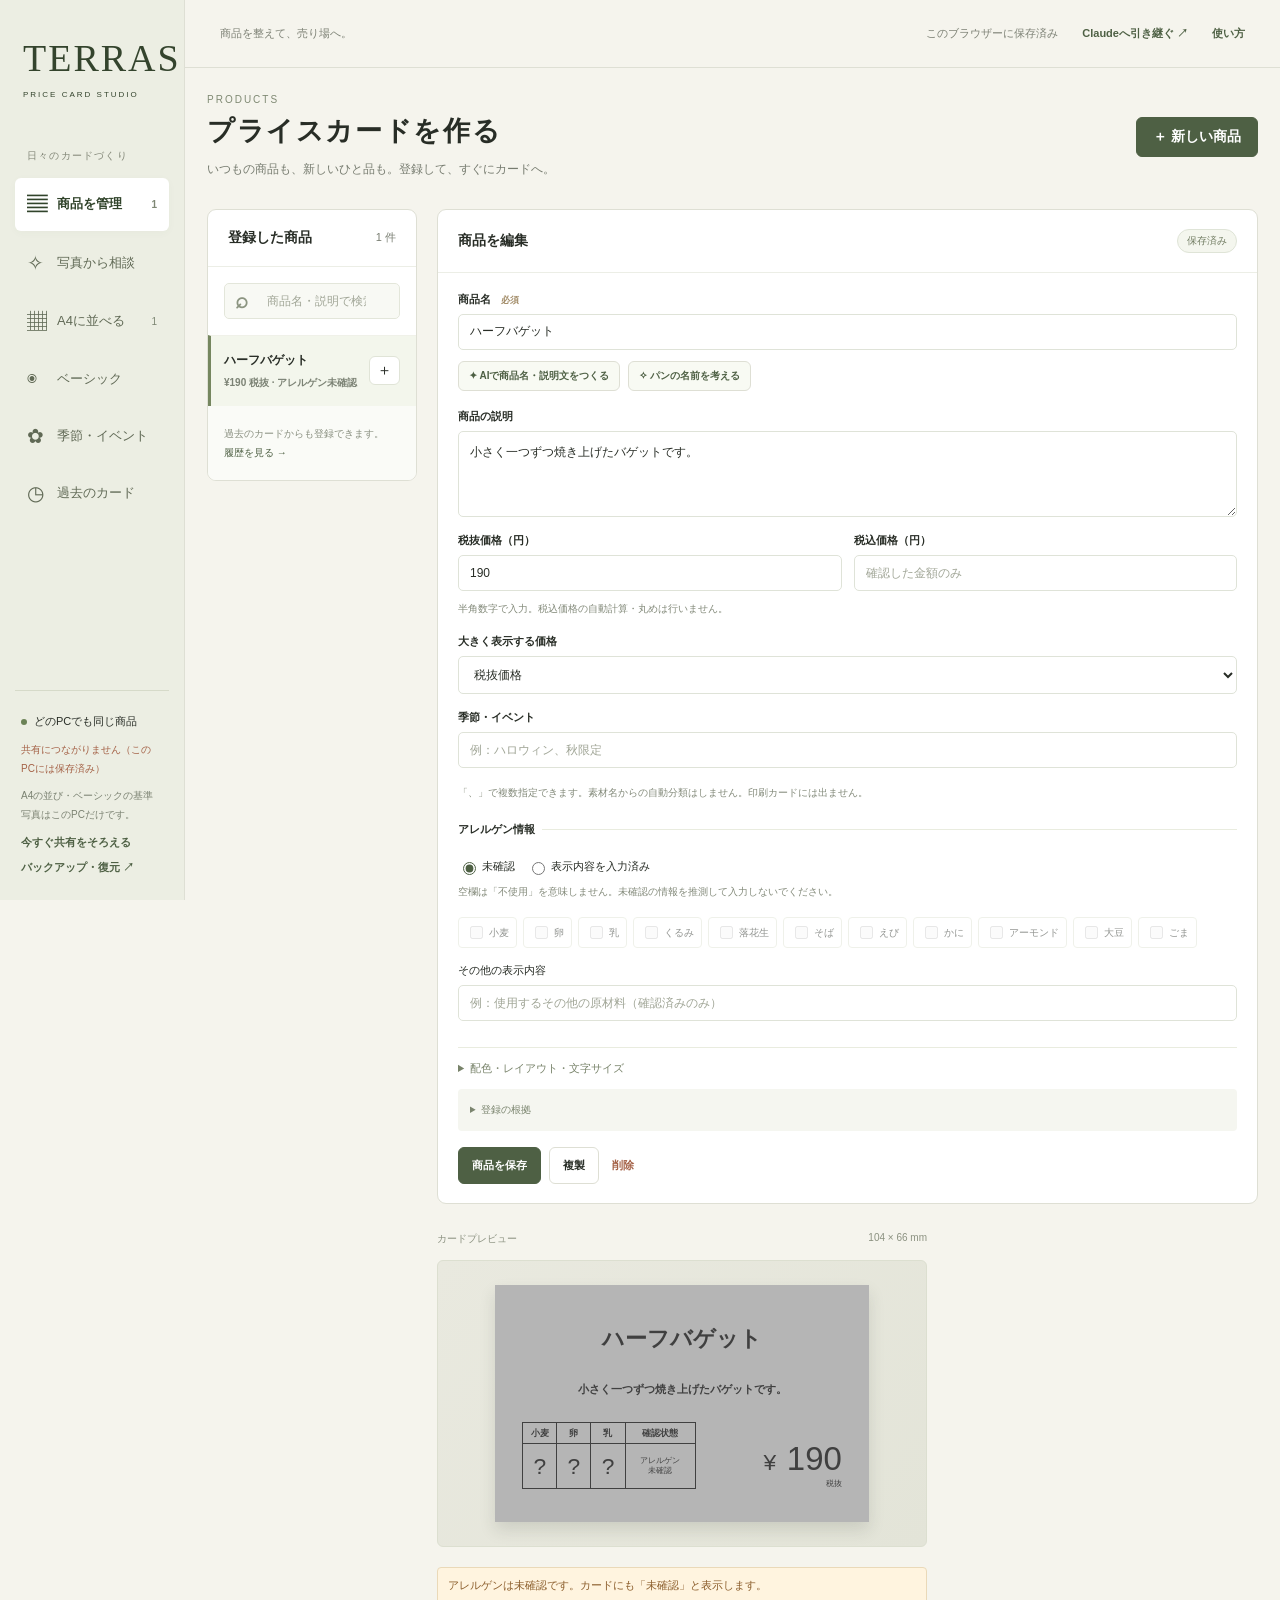
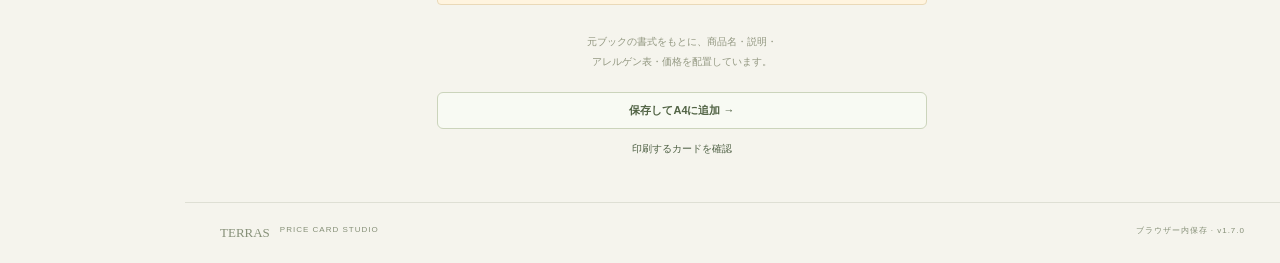
<file: index.html>
<!doctype html>
<html lang="ja">
<head>
  <meta charset="utf-8"><meta name="viewport" content="width=device-width,initial-scale=1">
  <meta name="description" content="TERRASの商品登録と実寸プライスカード印刷。ブラウザー内保存・履歴参照。">
  <title>TERRAS | プライスカード</title>
  <link rel="stylesheet" href="styles.css?v=1.11.2">
  <script src="archive.js" defer></script><script src="season-data.js?v=1.1.1" defer></script><script src="gpt-data.js?v=1.7.0" defer></script><script src="photo-data.js?v=1.11.2" defer></script><script src="quality-data.js?v=1.9.6" defer></script><script src="core.js?v=1.6.0" defer></script><script src="renderer.js?v=1.3.0" defer></script><script src="names.js?v=1.2.0" defer></script><script src="photo-ui.js?v=1.11.2" defer></script><script src="quality-store.js?v=1.6.0" defer></script><script src="line-post.js?v=1.10.0" defer></script><script src="card-sync.js?v=1.10.0" defer></script><script src="quality-ui.js?v=1.9.5" defer></script><script src="gpt-ui.js?v=1.9.5" defer></script><script src="handoff.js?v=1.7.0" defer></script><script src="dup-check.js?v=1.11.1" defer></script><script src="app.js?v=1.11.1" defer></script>
</head>
<body>
<div class="app-shell">
  <aside class="sidebar">
    <a class="brand" href="#products" aria-label="TERRAS 商品を管理"><span>TERRAS</span><small>PRICE CARD STUDIO</small></a>
    <div class="side-caption">日々のカードづくり</div>
    <nav aria-label="メインナビゲーション">
      <a href="#products" data-nav="products"><span class="nav-icon">▤</span>商品を管理<span id="product-count" class="nav-count">0</span></a>
      <a href="#ideas" data-nav="ideas"><span class="nav-icon">✧</span>写真から相談</a>
      <a href="#print" data-nav="print"><span class="nav-icon">▦</span>A4に並べる<span id="selection-count" class="nav-count">0</span></a>
      <a href="#basics" data-nav="basics"><span class="nav-icon">◉</span>ベーシック</a>
      <a href="#seasons" data-nav="seasons"><span class="nav-icon">✿</span>季節・イベント</a>
      <a href="#archive" data-nav="archive"><span class="nav-icon">◷</span>過去のカード</a>
    </nav>
    <div class="side-bottom"><span class="local-dot"></span>どのPCでも同じ商品<small id="sync-status">共有を確認中…</small><small>A4の並び・ベーシックの基準写真はこのPCだけです。</small><button id="sync-now" class="text-button">今すぐ共有をそろえる</button><button id="backup-open" class="text-button">バックアップ・復元 ↗</button></div>
  </aside>
  <main>
    <header class="topbar"><div>商品を整えて、売り場へ。</div><div class="topbar-right"><span id="storage-status">ローカル保存</span><button id="handoff-open" class="text-button">Claudeへ引き継ぐ ↗</button><button id="help-open" class="text-button">使い方</button></div></header>
    <section id="view-ideas" class="view" hidden>
      <div class="ideas-hero"><p class="eyebrow">BREAD IDEAS / PHOTO ADVICE</p><h1>写真から、<br>次のひと工夫を。</h1><p>決まった商品名と写真で、良いところと直し方を。<br>売価・原価と一緒に社長へLINEで共有。</p>
        <ol class="ideas-steps"><li><b>1</b><span>写真を撮る・選ぶ<small>商品1〜2枚＋店頭1枚（なくてもOK）</small></span></li><li><b>2</b><span>商品名・売価・原価を入力<small>名前は先に決めておく</small></span></li><li><b>3</b><span>アドバイスをもらう<small>良いところ・直し方</small></span></li><li><b>4</b><span>社長にLINEで共有</span></li></ol>
        <button id="ideas-start" class="primary">写真から相談する →</button><a class="ideas-switch" href="#products">プライスカードを作る →</a><p class="field-help">名前がまだのときは、先に「商品を管理」の「AIで商品名・説明文をつくる」で決めてください。写真から材料・味・アレルゲンは推測しません。アドバイスは参考です。</p>
      </div><p class="ideas-local-note">日々の写真は保存しません。アドバイス・社長の返事はこの端末に保存。AI相談は全員合計で1日30回・30秒間隔。API費用がかかります。</p>
      <section class="quality-history panel"><div class="panel-head"><h2>写真相談の履歴</h2><span class="subtle">この端末のみ・写真は含みません</span></div><div id="quality-history"></div><p id="quality-storage-status" class="field-help" role="status"></p></section>
    </section>
    <section id="view-basics" class="view" hidden>
      <div class="page-heading"><div><p class="eyebrow">EVERYDAY STANDARD</p><h1>ベーシックの定点チェック</h1><p>いつもの3品を、毎朝同じものさしで。AI・API回数は使いません。</p></div></div>
      <div class="basics-workspace"><section class="panel basic-editor"><div class="panel-head"><h2>今日の仕上がり</h2><span id="basic-date" class="subtle"></span></div><form id="basic-form"><label>チェックする商品<select id="basic-product"><option value="shokupan">365日食パン</option><option value="croissant">クロワッサン</option><option value="shiopan">塩パン</option></select></label><div id="basic-points" class="basic-points"></div><div class="basic-photos"><section><h3>基準の1個</h3><div class="basic-image"><img id="basic-reference-image" alt="登録した基準写真" hidden><p id="basic-reference-empty">基準の写真を登録してください</p></div><label>基準写真を登録<input id="basic-reference-input" type="file" accept="image/*"></label><button id="basic-reference-remove" type="button" class="text-button">基準写真を外す</button><p class="field-help">この写真だけ端末内とバックアップに保存します。外部に送信しません。</p></section><section><h3>今日の写真</h3><div class="basic-image"><img id="basic-daily-image" alt="今日の仕上がり" hidden><p id="basic-daily-empty">写真を撮る・選ぶ</p></div><label>今日の写真を選ぶ<input id="basic-daily-input" type="file" accept="image/*" capture="environment"></label><p class="field-help">比較用です。履歴・バックアップには保存しません。</p></section></div><div id="basic-score-fields" class="basic-score-fields"></div><div class="basic-total">合計 <strong id="basic-total">—</strong> / 15 <span id="basic-verdict"></span></div><label>原因をひと言 <span id="basic-cause-required" class="required" hidden>12点未満は必須</span><textarea id="basic-cause" maxlength="500" rows="2" placeholder="例：焼成温度が低く、焼き色が薄かった"></textarea></label><button id="basic-save" type="submit" class="primary">今日のチェックを記録</button><p id="basic-status" role="status" aria-live="polite"></p></form></section><section class="panel"><div class="panel-head"><h2>ベーシックの履歴</h2><span class="subtle">各商品の記録</span></div><div id="basic-history"></div></section></div>
      <details class="quality-settings panel"><summary>アドバイスの基準を編集（社長向け）</summary><div><p>アドバイスの参考にする7原則の文言をJSONで編集できます。questionsは空配列のままにしてください。この端末に保存し、バックアップにも含めます。</p><p class="field-help">初期値は添付仕様の要点です。「○〜◎」の色見本は未登録のため、スタッフが基準写真と照合してください。</p><label>基準JSON<textarea id="quality-criteria-json" rows="18" spellcheck="false"></textarea></label><div class="form-actions"><button id="quality-criteria-save" type="button" class="primary">基準を保存</button><button id="quality-criteria-reset" type="button">初期基準を表示</button></div><p id="quality-criteria-status" role="status"></p><details><summary>履歴の整理</summary><p class="field-help">審査・日次チェックはそれぞれ200件まで保存できます。整理の前に「バックアップ・復元」からJSONを書き出してください。基準写真と基準文言は残ります。</p><button id="quality-history-clear" type="button">履歴をすべて削除</button></details></div></details>
    </section>
    <section id="view-products" class="view">
      <div class="page-heading"><div><p class="eyebrow">PRODUCTS</p><h1>プライスカードを作る</h1><p>いつもの商品も、新しいひと品も。登録して、すぐにカードへ。</p></div><button id="new-product" class="primary">＋ 新しい商品</button></div>
      <div class="workspace">
        <section class="product-panel panel" aria-label="登録商品一覧"><div class="panel-head"><h2>登録した商品</h2><span id="list-total" class="subtle"></span></div><label class="search-wrap"><span>⌕</span><input id="product-search" type="search" placeholder="商品名・説明で検索" aria-label="登録商品を検索"></label><button id="dup-toggle" type="button" class="dup-toggle" hidden></button><div id="product-list"></div><div class="list-footer">過去のカードからも登録できます。<a href="#archive">履歴を見る →</a></div></section>
        <section class="editor-panel panel"><div class="panel-head"><h2 id="editor-heading">新しい商品</h2><span id="dirty-label" class="pill">未保存</span></div>
          <form id="product-form" novalidate>
            <label>商品名 <span class="required">必須</span><input id="name" name="name" placeholder="例：ハーフバゲット" autocomplete="off"></label><div id="name-dup" class="name-dup" role="status" hidden></div>
            <div class="naming-tools"><button type="button" id="gpt-open">✦ AIで商品名・説明文をつくる</button><button type="button" id="gpt-undo" hidden>AI案の採用を取り消す</button><button type="button" id="naming-open">✧ パンの名前を考える</button><button type="button" id="naming-undo" hidden>採用を取り消す</button></div>
            <label>商品の説明<textarea id="description" name="description" rows="3" placeholder="素材やおいしさ、伝えたいことを。改行も使えます。"></textarea></label>
            <div class="field-pair"><label>税抜価格（円）<input id="beforeTax" name="beforeTax" inputmode="decimal" placeholder="190"></label><label>税込価格（円）<input id="includingTax" name="includingTax" inputmode="decimal" placeholder="確認した金額のみ"></label></div>
            <p class="field-help">半角数字で入力。税込価格の自動計算・丸めは行いません。</p>
            <label>大きく表示する価格<select id="mainPrice" name="mainPrice"><option value="beforeTax">税抜価格</option><option value="includingTax">税込価格</option></select></label>
            <label>季節・イベント<input id="events" name="events" list="event-suggestions" placeholder="例：ハロウィン、秋限定"><datalist id="event-suggestions"></datalist></label><p class="field-help">「、」で複数指定できます。素材名からの自動分類はしません。印刷カードには出ません。</p>
            <fieldset><legend>アレルゲン情報</legend><div class="radio-row"><label><input type="radio" name="allergyStatus" value="unknown" checked> 未確認</label><label><input type="radio" name="allergyStatus" value="entered"> 表示内容を入力済み</label></div><p class="field-help">空欄は「不使用」を意味しません。未確認の情報を推測して入力しないでください。</p><div id="allergen-options" class="allergen-options"></div><label class="small-label">その他の表示内容<input id="allergyOther" name="allergyOther" placeholder="例：使用するその他の原材料（確認済みのみ）"></label></fieldset>
            <details class="design-details"><summary>配色・レイアウト・文字サイズ</summary><div class="field-pair"><label>配色<select id="theme" name="theme"><option value="black">グレー地 × チャコール文字</option><option value="white">白地 × 黒文字</option></select></label><label>レイアウト<select id="layout"><option value="classic">元の中央配置</option><option value="left">左揃え</option><option value="accent">アクセント付き</option></select></label><label>アクセント<select id="accent"><option value="none">なし</option><option value="olive">オリーブ</option><option value="rust">赤茶</option><option value="gold">金茶</option></select></label><label>商品名<select id="nameSize" name="nameSize"><option value="16">16 pt</option><option value="17" selected>17 pt</option><option value="18">18 pt</option></select></label><label>説明<select id="descriptionSize" name="descriptionSize"><option value="8">8 pt</option><option value="9" selected>9 pt</option></select></label></div></details>
            <div id="provenance-panel"></div><div id="form-errors" role="alert"></div>
            <div class="form-actions"><button class="primary" type="submit" id="save-product">商品を保存</button><button type="button" id="duplicate-product">複製</button><button type="button" id="delete-product" class="danger subtle-button">削除</button></div>
          </form>
        </section>
        <section class="preview-panel"><div class="preview-label"><span>カードプレビュー</span><span>104 × 66 mm</span></div><div class="card-stage"><div id="editor-preview"></div></div><div id="preview-warnings" class="preview-warnings" aria-live="polite"></div><p class="preview-note">元ブックの書式をもとに、商品名・説明・<br>アレルゲン表・価格を配置しています。</p><button id="save-select" class="wide-button">保存してA4に追加 →</button><a href="#print" class="preview-link">印刷するカードを確認</a></section>
      </div>
    </section>
    <section id="view-print" class="view" hidden>
      <div class="page-heading"><div><p class="eyebrow">PRINT LAYOUT</p><h1>A4に並べる</h1><p>登録商品から最大6枚。カードは左上から順番に並びます。</p></div><button id="print-button" class="primary">印刷 / PDFに保存 ↗</button></div>
      <div class="print-workspace"><aside class="panel print-controls"><div class="panel-head"><h2>印刷するカード</h2><b id="print-count">0 / 6</b></div><p class="field-help">同じ商品を複数枚入れるときは「＋もう1枚」。並び順も変更できます。</p><div id="selected-list"></div><label>商品を選んで追加<select id="print-product-select"></select></label><button id="add-print-product" class="wide-button">＋ 1枚追加</button><hr><label>カードの寸法<select id="print-scale"><option value="1">原寸 104 × 66 mm</option><option value="0.95">95%縮小 98.8 × 62.7 mm</option></select></label><label class="check-label"><input id="cut-marks" type="checkbox" checked> カット位置の目印を表示</label><p id="geometry-note" class="field-help"></p><div class="print-instructions"><b>印刷ダイアログの設定</b><p>A4・横向き・倍率100%・余白なし・ヘッダーとフッターなし。黒地カードは「背景のグラフィック」を有効に。</p><p>プリンターの印刷可能範囲が6mmを超える場合は95%縮小を選んでください。用紙に合わせる自動縮小はオフに。</p></div><div id="print-warnings" role="alert"></div></aside><div class="sheet-view"><div class="preview-label"><span>A4 横・2列 × 3段</span><span>297 × 210 mm</span></div><div class="sheet-viewport"><div id="print-sheet" class="a4-sheet"><div id="print-grid" class="print-grid"></div></div></div><p class="preview-note">画面の表示倍率と印刷寸法は異なります。初回は定規で実寸をご確認ください。</p></div></div>
    </section>
    <section id="view-seasons" class="view" hidden>
      <div class="page-heading"><div><p class="eyebrow">SEASONS &amp; EVENTS</p><h1>季節・イベント</h1><p>あの季節のカードを開いて、次の売り場づくりへ。</p></div><button id="new-season-product" class="primary">＋ このイベントで登録</button></div>
      <div class="season-intro">元タブ名が確認できる季節・イベントをまとめました。登録商品のタグもここから開けます。素材や商品名だけで自動分類はしません。</div>
      <div id="season-groups" class="season-groups" aria-label="季節・イベントを選択"></div>
      <div class="season-detail-heading"><div><p class="eyebrow">SELECTED EVENT</p><h2 id="season-title">ハロウィン</h2><p id="season-source-note" class="field-help"></p></div><label class="search-wrap"><span>⌕</span><input id="season-search" type="search" placeholder="このイベント内で検索" aria-label="季節・イベント内を検索"></label></div>
      <h3 class="season-subheading">登録した商品 <span id="season-current-count" class="subtle"></span></h3><div id="season-current" class="season-card-grid"></div>
      <h3 class="season-subheading">過去のカード <span id="season-history-count" class="subtle"></span></h3><p class="field-help">画像を開くと、元の飾り・価格・表示内容と出典を確認できます。現在の商品情報としては未確認です。</p><div id="season-history" class="season-card-grid"></div><button id="season-more" class="wide-button">さらに表示</button>
    </section>
    <section id="view-archive" class="view" hidden>
      <div class="page-heading"><div><p class="eyebrow">PAST CARDS</p><h1>過去のカード</h1><p>元のスプレッドシートを、いつでも見返せる参照用アーカイブに。</p></div><span class="pill">参照専用 / 2026.10.24 取得</span></div>
      <div class="archive-banner"><span>◷</span><div><b>過去の価格・表示内容です。現在の情報とは限りません。</b><p>原文を保持しています。新規登録へコピーした後、価格とアレルゲンを改めて入力してください。</p></div><a href="https://docs.google.com/spreadsheets/d/1PCWhxABF9N-4v9lGdpRZo8VrBppeQ50D/edit" target="_blank" rel="noopener">元ブック ↗</a></div>
      <div class="archive-toolbar"><label class="search-wrap"><span>⌕</span><input id="archive-search" type="search" aria-label="過去のカードを検索" placeholder="商品名・説明・価格・元タブ名で検索"></label><label>元タブ<select id="archive-sheet"><option value="">全395タブ</option></select></label><label>表示<select id="archive-mode"><option value="cards">認識できたカード</option><option value="raw">元タブの全セル（特殊書式も含む）</option></select></label></div><div id="archive-result-count" class="subtle"></div><div id="archive-results"></div><button id="archive-more" class="wide-button">さらに表示</button>
    </section>
    <footer class="main-footer">TERRAS <span>PRICE CARD STUDIO</span><span>ブラウザー内保存 · v1.7.0</span></footer>
  </main>
</div>
<dialog id="naming-dialog" class="naming-dialog"><div class="dialog-heading"><h2>パンの名前を考える</h2><button data-close aria-label="閉じる">×</button></div><p>確認できている情報だけを入力してください。入力を組み合わせて候補を作ります。生成AI・外部送信は使いません。</p><div class="current-name-note">現在の商品名：<strong id="naming-current"></strong><small>候補を選んで「商品名に採用」を押すまで変更しません。</small></div><div class="field-pair"><label>パンの種類 <span class="required">必須</span><input id="naming-kind" maxlength="80" placeholder="例：フォカッチャ"></label><label>主な材料 <span class="required">必須</span><input id="naming-materials" maxlength="300" placeholder="例：じゃがいも、チーズ"></label><label>味付け・味（任意）<input id="naming-taste" maxlength="100" placeholder="例：ローズマリー、塩味"></label><label>食感（任意）<input id="naming-texture" maxlength="100" placeholder="例：もちもち"></label></div><p class="field-help">材料は「、」で区切れます。産地・製法・味・アレルゲンなど、未入力の情報は補いません。「気まぐれパン」も具体的な材料を入力してください。</p><button id="naming-generate" type="button">候補を作る / 並べ直す</button><div id="naming-errors" role="alert"></div><div id="naming-results" class="naming-results" aria-live="polite"></div><div class="form-actions"><button id="naming-adopt" class="primary" disabled>商品名に採用</button><button id="naming-cancel">取消</button></div><p class="field-help">材料入力は候補作成だけに使い、アレルゲン欄は変更しません。採用後もまだ未保存です。カードのはみ出し警告を確認してから「商品を保存」してください。登録済みの商品名を一括で変更する機能ではありません。</p></dialog>
<dialog id="history-dialog" class="history-dialog"><div class="dialog-heading"><div><p class="eyebrow">SOURCE CARD / 参照専用</p><h2 id="history-title"></h2></div><button data-close aria-label="閉じる">×</button></div><label>出典タブ<select id="history-source-select"></select></label><div id="history-preview" class="history-preview"></div><p id="history-limits" class="field-help"></p><details id="history-art" hidden><summary>元の飾り画像を開く</summary><div id="history-art-links" class="source-art-links"></div></details><a id="history-sheet-link" target="_blank" rel="noopener">元タブ全体のプレビューを開く ↗</a><details><summary>価格・表示内容・出典の原文</summary><div id="history-raw"></div></details><p class="warning">コピーするのは商品名・説明・イベントタグです。価格は空欄、アレルゲンは未確認に戻ります。飾り画像・背景は編集用カードに引き継ぎません。</p><button id="history-copy" class="primary">新しい商品へコピー →</button></dialog>
<div id="toast" role="status" aria-live="polite" hidden></div>
<dialog id="backup-dialog"><div class="dialog-heading"><h2>バックアップ・復元</h2><button data-close aria-label="閉じる">×</button></div><p>商品・印刷選択・設定、チェック履歴・基準文言・ベーシックの基準写真をJSONファイルに保存します。日々の写真は含みません。端末やブラウザーを変えるときにも使えます。履歴はアプリに同梱されています。</p><button id="export-backup" class="primary">JSONをダウンロード</button><hr><label>JSONを読み込む<input id="import-file" type="file" accept=".json,application/json"></label><details><summary>JSONの内容を貼り付けて復元する</summary><label>バックアップのJSON<textarea id="import-text" rows="5" spellcheck="false" placeholder="JSONファイルの内容を貼り付け"></textarea></label><button id="import-text-button">貼り付けたJSONを読み込む</button></details><p class="field-help">現在の商品を残して追加します。同じIDで内容が異なる商品は、別の商品として保持します。繰り返し読み込んでも同じ内容は増えません。</p><div id="import-result" role="status"></div></dialog>
<dialog id="handoff-dialog" class="handoff-dialog" aria-labelledby="handoff-title"><div class="dialog-heading"><div><p class="eyebrow">CONTINUE WITH CLAUDE</p><h2 id="handoff-title">この仕組みを、Claude Codeへ。</h2></div><button data-close aria-label="閉じる">×</button></div><p class="handoff-intro">カードづくりの仕組みと、保存済みの商品をひとまとめに。<br>Claude Codeに渡して、続きの改修を依頼できます。</p><div class="handoff-contents"><b>ZIPに含まれるもの</b><ul><li>アプリのソース・過去カード・画像素材</li><li>仕組みの説明・起動手順・Claudeへの引き継ぎメモ</li><li>このブラウザーの保存済み商品 <strong id="handoff-product-count">0</strong>件・印刷選択・設定</li></ul></div><p id="handoff-dirty" class="warning" hidden>未保存の編集があります。編集内容も渡す場合は、この画面を閉じて先に「商品を保存」を押してください。</p><ol class="handoff-steps"><li>引き継ぎZIPをダウンロードする。</li><li>ZIPを展開し、そのフォルダーをClaude Codeで開く。</li><li>下の依頼文をコピーし、Claude Codeに渡す。</li></ol><p class="field-help">AIのAPIキーは含まれません（GT-botのスクリプトプロパティにあります）。商品登録・編集・印刷はローカルで動かせます。</p><button id="handoff-download" class="primary">引き継ぎ一式をダウンロード（ZIP）</button><p id="handoff-status" role="status" aria-live="polite"></p><p><button id="handoff-backup" class="text-button">商品JSONだけを書き出す・復元する →</button></p><details class="handoff-prompt"><summary>Claudeに渡す依頼文</summary><label>依頼文<textarea id="handoff-prompt" rows="6" readonly></textarea></label><button id="handoff-copy">依頼文をコピー</button></details><p class="field-help">ファイルの作成と保存はこのブラウザー内で行います。Claudeへの添付・送信はご自身で行ってください。別の端末の商品は、その端末から書き出してください。</p></dialog>
<dialog id="help-dialog"><div class="dialog-heading"><h2>カードづくりの流れ</h2><button data-close aria-label="閉じる">×</button></div><ol><li>「商品を管理」で商品名・説明・価格を登録。</li><li>アレルゲンは確認した内容だけ入力。未確認のままでも保存できますが、カードにも未確認と表示されます。</li><li>「保存してA4に追加」で、印刷するカードを選択。最大6枚まで並べられます。</li><li>はみ出しや未入力の警告を解消し、「印刷 / PDFに保存」。A4横・100%・余白なしを選びます。</li><li>定期的にJSONバックアップを保存。ブラウザーデータを消すと登録商品も消えます。</li></ol><p>履歴の価格には税表示の不整合があるため、履歴からのコピーでは価格・アレルゲンは自動入力しません。履歴の原文はいつでも確認できます。</p></dialog>
<dialog id="confirm-dialog"><div class="dialog-heading"><h2 id="confirm-title">確認</h2></div><p id="confirm-text"></p><div class="form-actions"><button id="confirm-yes" class="primary">続ける</button><button id="confirm-no">戻る</button></div></dialog>
<noscript>このアプリにはJavaScriptが必要です。</noscript>
<dialog id="gpt-dialog" class="gpt-dialog">
  <div class="dialog-heading"><h2 id="gpt-title">写真からアドバイス ＋ 名前の相談</h2><button id="gpt-close" aria-label="閉じる">×</button></div>
  <p class="gpt-intro" id="gpt-intro">写真から、良いところと試せる直し方を。種類・材料も入力すると名前3案を一緒に提案します。</p>
  <p id="gpt-status" role="status" aria-live="polite"></p>
  <div id="gpt-inputs">
    <section class="photo-input"><h3 class="gpt-step-heading"><span>1</span> 写真を撮る・選ぶ <small>なくても大丈夫</small></h3><h4>商品写真1（角度は自由）</h4><div class="photo-actions"><button id="photo-camera" type="button">写真を撮る</button><button id="photo-library" type="button">写真を選ぶ</button><button id="photo-remove" type="button" hidden>写真を外す</button></div><input id="photo-camera-input" type="file" accept="image/*" capture="environment" hidden><input id="photo-library-input" type="file" accept="image/*" hidden><figure id="photo-preview" hidden><img id="photo-preview-image" alt="生成の参考にする写真"><figcaption>生成時だけGT-bot経由でClaudeへ送信。カードには載りません。</figcaption></figure><div id="photo-extras" class="photo-extras"></div><p id="photo-status" role="status" aria-live="polite"></p><p class="field-help">基本は商品写真1〜2枚と、店頭に並べた写真1枚。写真がなくても記録・LINEへの共有はできます。1枚40MBまで・最大3枚。位置情報を除き512px以内に縮小します。</p></section>
    <h3 class="gpt-step-heading" id="gpt-step2"><span>2</span> 材料・特徴を入力 <small>名前も作る場合</small></h3>
    <label id="pc-name-label" hidden>商品名 <span class="required">決まった名前</span><input id="pc-name" maxlength="80" placeholder="例：ジャガイモとチーズのフォカッチャ"></label><div class="gpt-basic-fields" id="gpt-naming-fields"><label>パンの種類 <span class="gpt-optional">名前も作る場合</span><input id="gpt-kind" maxlength="80" placeholder="例：フォカッチャ"></label><label>材料 <span class="gpt-optional">名前も作る場合</span><input id="gpt-materials" maxlength="300" placeholder="例：じゃがいも、チーズ"></label><label class="gpt-feature-label">特徴 <span class="required">任意</span><input id="gpt-feature" maxlength="100" placeholder="例：ハーフサイズ、皮はパリッと中はもっちり、国産小麦"></label></div>
    <div class="field-pair"><label>売価（税込） <span class="required">任意</span><input id="pc-price" inputmode="numeric" maxlength="7" placeholder="例：380"></label><label>原価 <span class="required">任意</span><input id="pc-cost" inputmode="numeric" maxlength="7" placeholder="例：120"></label></div><p id="pc-cost-rate" class="field-help" aria-live="polite"></p><p class="field-help">売価と原価はAIに送りません。LINEの相談と履歴にだけ載ります。分かっている内容だけ入力してください。</p>
    <div id="quality-questions" hidden></div><p id="quality-self-summary" hidden></p><label>提案者のお名前<input id="quality-proposer" maxlength="80" placeholder="例：山田（この端末に記憶）"></label><h3 class="gpt-step-heading"><span>3</span> 写真からアドバイス</h3><div class="form-actions gpt-main-actions"><button id="gpt-generate" class="primary" disabled>写真からアドバイスをもらう</button><button id="gpt-stop" hidden>生成を取消</button><button id="gpt-cancel">取消</button></div>
    <div class="gpt-notes"><p>生成時に入力内容と選んだ写真をGT-bot経由でClaude（Anthropic）へ送信します。日々の写真はアプリに保存・公開しません。TERRASの見た目の基準も送信します。提案者名・価格・アレルゲン・履歴は送信しません。</p><p><b>API費用がかかります。</b>ログイン不要・全員合計で1日30回・30秒間隔。失敗・取消も1回です。</p></div>
  </div>
  <section id="gpt-comparison" hidden><div id="quality-result" class="quality-result"></div><div id="gpt-name-section"><div class="gpt-comparison-heading"><h3>名前と説明文を比べて、カードへ</h3><button id="gpt-back">入力に戻る ↑</button></div><p class="field-help">各案の商品名・説明文は、ここで編集できます。</p><div id="gpt-results" class="gpt-results"></div><div class="gpt-adoption"><label class="gpt-review"><input id="gpt-reviewed" type="checkbox"> 未確認の内容が入っていないことを確認しました。</label><button id="gpt-adopt" class="primary" disabled>名前と説明文をセットで使う</button><p class="field-help">編集欄へ入れるだけで、まだ保存しません。価格・アレルゲンはそのままです。</p></div></div></section>
</dialog>
<dialog id="quality-history-dialog" class="gpt-dialog" aria-labelledby="quality-history-title"><div class="dialog-heading"><h2 id="quality-history-title">相談・社長の返事</h2><button data-close aria-label="閉じる">×</button></div><div id="quality-history-record"></div></dialog>
</body></html>
</file>
<file: styles.css>
:root{--ink:#282d26;--muted:#777c70;--olive:#4e6044;--paper:#f5f4ed;--line:#dedfd4;--white:#fff;--rust:#a75132;--card-scale:1;font-family:-apple-system,BlinkMacSystemFont,"Hiragino Kaku Gothic ProN","Yu Gothic",Meiryo,sans-serif;color:var(--ink);background:var(--paper);font-size:14px}*{box-sizing:border-box}body{margin:0}button,input,textarea,select{font:inherit;color:inherit}button,a,input,select,summary{touch-action:manipulation}button{cursor:pointer;background:#fff;border:1px solid var(--line);border-radius:6px;padding:10px 16px;font-weight:600}button:hover{background:#f0f2e9}button:disabled{opacity:.4;cursor:not-allowed}button.primary{background:var(--olive);color:white;border-color:var(--olive)}button.primary:hover{background:#3f5037}a{color:var(--olive);text-decoration:none}a:hover{text-decoration:underline}button:focus-visible,a:focus-visible,summary:focus-visible{outline:3px solid #b7c794;outline-offset:3px}input:focus,textarea:focus,select:focus{outline:2px solid #b5c59e;border-color:var(--olive)}[hidden]{display:none!important}.app-shell{display:flex;min-height:100vh}.sidebar{width:220px;flex-shrink:0;border-right:1px solid var(--line);padding:38px 22px 22px;display:flex;flex-direction:column;background:#eceee3;position:sticky;top:0;height:100vh}.brand{display:block;color:#34442d;margin:0 8px 50px}.brand span{font:500 38px/1.1 Georgia,"Times New Roman",serif;letter-spacing:2px}.brand small{display:block;font-size:8px;letter-spacing:2px;margin-top:10px}.side-caption{font-size:10px;color:#838778;margin:0 12px 15px;letter-spacing:.12em}nav{display:grid;gap:7px}nav a{display:flex;align-items:center;padding:13px 12px;font-size:13px;gap:11px;color:#606955;border-radius:6px}nav a.active{background:#fff;box-shadow:0 2px 8px #48543608;color:#31442b;font-weight:700}nav a:hover{text-decoration:none;background:#ffffff90}.nav-icon{font-size:20px;width:19px}.nav-count{font-size:10px;margin-left:auto;color:#7e8774}.side-bottom{margin-top:auto;font-size:11px;line-height:1.9;padding:20px 6px 0;border-top:1px solid #d6dac9}.side-bottom small{font-size:10px;display:block;color:#7b8272;margin:8px 0}.local-dot{display:inline-block;width:6px;height:6px;border-radius:50%;background:#6b8256;margin-right:7px}.text-button{border:0;padding:0;background:transparent;color:var(--olive);font-size:11px}.text-button:hover{background:transparent;text-decoration:underline}main{min-width:0;flex:1}.topbar{height:68px;display:flex;align-items:center;justify-content:space-between;border-bottom:1px solid var(--line);padding:0 35px;color:#7d8175;font-size:11px}.topbar-right{display:flex;gap:24px;align-items:center}.view{padding:32px 34px 25px;max-width:1800px;margin:auto}.page-heading{display:flex;align-items:center;justify-content:space-between;gap:20px;margin-bottom:28px}.eyebrow{font-size:10px;letter-spacing:2px;color:#7f8973;margin:0 0 8px}h1{font-size:27px;font-weight:650;letter-spacing:.06em;margin:0 0 10px}.page-heading p:not(.eyebrow){font-size:12px;color:var(--muted);margin:0;line-height:1.8}h2{font-size:14px;font-weight:650;margin:0}.workspace{display:grid;grid-template-columns:minmax(215px,.8fr) minmax(320px,1.2fr) minmax(315px,1fr);gap:20px;align-items:start}.panel{background:#fff;border:1px solid var(--line);border-radius:9px;overflow:hidden}.panel-head{padding:19px 20px;border-bottom:1px solid #eceee6;display:flex;align-items:center;justify-content:space-between;gap:10px}.subtle{color:var(--muted);font-size:11px}.pill{display:inline-block;padding:4px 9px;border:1px solid #dfe4d7;background:#f4f6ee;color:#727d63;border-radius:20px;font-size:10px;white-space:nowrap}.search-wrap{display:flex;align-items:center;background:#f8f9f4;border:1px solid #e3e6da;border-radius:5px;padding:0 10px;gap:8px}.search-wrap span{font-size:22px;color:#8c9581}.search-wrap input{border:0;background:transparent;width:100%;min-width:0;padding:11px 0;outline:none;font-size:12px}.product-panel>.search-wrap{margin:16px}.product-row{display:flex;align-items:center;gap:8px;padding:16px;border-top:1px solid #f0f1e9}.product-row.active{background:#f3f6ec;border-left:3px solid #75865f;padding-left:13px}.product-row .product-open{flex:1;text-align:left;border:0;padding:0;background:transparent;min-width:0}.product-row strong{font-size:12px;font-weight:650;display:block;overflow-wrap:anywhere}.product-row small{font-size:10px;color:#7b8274;display:block;margin-top:7px}.mini-add{border:1px solid #e0e4d7;padding:4px 7px;font-size:15px;font-weight:400;background:#fff}.list-footer{padding:18px 16px;background:#fafbf7;color:#8a9081;font-size:10px;line-height:1.9}.list-footer a{display:block}.empty-state{padding:38px 20px;text-align:center;color:#8a9082;font-size:12px;line-height:2}.editor-panel form{padding:19px 20px}label{display:block;font-size:11px;font-weight:600;margin-bottom:16px}label input:not([type=radio]):not([type=checkbox]),label textarea,label select{display:block;width:100%;margin-top:7px;border:1px solid #dfe3d8;background:#fff;border-radius:5px;padding:10px 11px;font-size:12px;font-weight:400}textarea{resize:vertical;line-height:1.8;min-height:82px}input::placeholder,textarea::placeholder{color:#a1a697}.required{font-size:9px;color:#a28c68;padding-left:7px}.field-pair{display:grid;grid-template-columns:1fr 1fr;gap:12px}.field-pair label{margin-bottom:9px}.field-help{font-size:10px;line-height:1.8;color:#838a7a;margin:0 0 16px}fieldset{border:0;border-top:1px solid #e9ecdf;padding:18px 0 0;margin:20px 0 10px;min-width:0}legend{font-size:11px;font-weight:650;padding:0 7px 0 0}.radio-row{display:flex;flex-wrap:wrap;gap:12px;margin:4px 0 8px}.radio-row label{font-size:11px;margin:0;font-weight:400}input[type=radio],input[type=checkbox]{accent-color:var(--olive);vertical-align:middle}.allergen-options{display:flex;flex-wrap:wrap;gap:6px;margin-bottom:15px}.allergen-options label{font-size:10px;font-weight:400;border:1px solid #dfe4d5;border-radius:4px;padding:5px 7px;margin:0;display:flex;align-items:center;gap:3px}.allergen-options.inactive{opacity:.5}.small-label{font-weight:400}.design-details{font-size:11px;border-top:1px solid #e9ecdf;padding:13px 0}.design-details summary{cursor:pointer;color:#78836a}.design-details .field-pair{padding-top:14px}.form-actions{display:flex;gap:8px;align-items:center;flex-wrap:wrap;margin-top:16px}.form-actions button{font-size:11px;padding:10px 13px}.danger{color:#a46146}.subtle-button{border:0;padding-left:5px!important;padding-right:5px!important}.preview-panel{min-width:0;padding-top:8px}.preview-label{display:flex;justify-content:space-between;gap:12px;font-size:10px;color:#8b9180;margin:0 0 14px}.card-stage{background:linear-gradient(135deg,#e9e9df,#e3e4d8);border:1px solid #dcdfd0;min-height:260px;display:flex;align-items:center;justify-content:center;padding:24px 12px;border-radius:6px;overflow:auto}.card-stage .price-card{zoom:.8;box-shadow:0 8px 16px #2e382a22}.price-card{position:relative;width:104mm;height:66mm;flex-shrink:0;background:#b5b5b5;color:#404040;overflow:visible;font-family:"MS PGothic","ＭＳ Ｐゴシック","Hiragino Kaku Gothic ProN","Yu Gothic",Meiryo,sans-serif;-webkit-print-color-adjust:exact;print-color-adjust:exact}.price-card.white{color:#050505;background:#f4f4f2}.card-name{position:absolute;top:8mm;left:7.5mm;right:7.5mm;height:14mm;display:flex;align-items:center;justify-content:center;white-space:pre-wrap;text-align:center;overflow-wrap:anywhere;font-size:var(--name-size,17pt);font-weight:800;line-height:1.18}.card-description{position:absolute;top:23mm;left:7.5mm;right:7.5mm;height:12mm;display:flex;align-items:center;justify-content:center;text-align:center;white-space:pre-wrap;overflow-wrap:anywhere;font-weight:700;font-size:var(--desc-size,9pt);line-height:1.32}.card-bottom{position:absolute;left:7.5mm;right:7.5mm;top:38mm;height:18.5mm}.allergen-table{position:absolute;top:0;left:0;border-collapse:collapse;width:48mm;height:18.5mm;table-layout:fixed;text-align:center}.allergen-table th,.allergen-table td{border:.25mm solid currentColor}.allergen-table th{font-size:7pt;line-height:1;height:6mm;font-weight:800;width:9.5mm}.allergen-table td.marker{font-size:18pt;height:12.5mm;line-height:1;font-weight:400}.allergen-table th:last-child{width:19.5mm}.allergen-table td.allergen-extra{font-size:6.5pt;line-height:1.3;overflow-wrap:anywhere;vertical-align:middle;white-space:pre-wrap;padding:.5mm}.card-tax{position:absolute;right:0;top:1mm;font:8.5pt/1.25 Arial,"Hiragino Kaku Gothic ProN",sans-serif;white-space:nowrap}.card-price{position:absolute;bottom:0;right:0;white-space:nowrap;font:26pt/1.05 Arial,sans-serif}.card-price .yen{font-size:18pt;margin-right:3mm}.card-price .tax-kind{font-size:6pt;display:block;text-align:right;margin-top:1mm}.price-card .overflow-outline{outline:1mm solid #c56c43;outline-offset:1px}.preview-warnings{font-size:10px;line-height:1.8;color:#8b653c;margin-top:13px}.warning{padding:8px 10px;background:#fff4df;border:1px solid #ead9b8;border-radius:4px;margin:7px 0;color:#8b5d2b;font-size:11px;line-height:1.8}.error{padding:10px;background:#fff0e9;border:1px solid #eac4af;color:#9b4b2c;border-radius:4px;font-size:11px;line-height:1.8}.preview-note{text-align:center;font-size:10px;color:#929780;line-height:2;margin:20px 0}.wide-button{display:block;width:100%;font-size:11px;border-color:#cbd4bb;background:#f8faf3;color:#516344}.preview-link{display:block;text-align:center;font-size:10px;margin-top:13px}.main-footer{display:flex;gap:10px;max-width:1800px;margin:20px auto 0;padding:22px 35px;border-top:1px solid var(--line);font:13px Georgia,serif;color:#869078}.main-footer span{font:8px -apple-system,sans-serif;letter-spacing:1px}.main-footer span:last-child{margin-left:auto}.print-workspace{display:grid;grid-template-columns:285px minmax(0,1fr);gap:25px}.print-controls{padding:0 20px 20px}.print-controls .panel-head{margin:0 -20px 16px}.print-controls label{margin-top:18px}.selected-item{display:flex;align-items:center;gap:5px;margin:8px 0;font-size:11px;border-bottom:1px solid #e8ebdf;padding-bottom:8px}.selected-item .selected-name{flex:1;overflow-wrap:anywhere}.selected-item button{padding:4px 5px;font-size:10px}.print-instructions{background:#f5f7f0;border-radius:5px;padding:13px;font-size:10px;line-height:1.9;color:#7d876e}.print-instructions p{margin:8px 0 0}hr{border:0;border-top:1px solid #e3e8d9;margin:20px 0}.sheet-view{min-width:0}.sheet-viewport{width:100%;overflow:auto;background:#e3e5da;padding:24px;border-radius:7px}.a4-sheet{width:297mm;height:210mm;position:relative;background:white;box-shadow:0 4px 15px #46523a18;zoom:.7}.print-grid{position:absolute;top:var(--margin-y,6mm);left:var(--margin-x,41.5mm);display:grid;grid-template-columns:repeat(2,var(--card-w,104mm));grid-template-rows:repeat(3,var(--card-h,66mm));column-gap:6mm;row-gap:0}.print-slot{position:relative;width:var(--card-w,104mm);height:var(--card-h,66mm)}.print-slot>.price-card{transform:scale(var(--card-scale,1));transform-origin:top left}.print-slot.empty{border:.2mm dashed #e2e4dc;display:flex;align-items:center;justify-content:center;color:#d0d4c6;font-size:30pt}.cut-mark{position:absolute;background:#777;z-index:3;pointer-events:none}.cut-mark.h{height:.15mm;width:2mm;left:-2mm;top:0}.cut-mark.h.right{left:auto;right:-2mm}.cut-mark.h.bottom{top:auto;bottom:0}.cut-mark.v{width:.15mm;height:2mm;left:0;top:-2mm}.cut-mark.v.right{left:auto;right:0}.cut-mark.v.bottom{top:auto;bottom:-2mm}.archive-banner{display:flex;gap:16px;padding:18px 22px;border:1px solid #dddcc9;background:#f0f0e4;border-radius:7px;margin-bottom:23px;font-size:12px;align-items:center}.archive-banner>span{font-size:27px;color:#889078}.archive-banner p{font-size:11px;color:#89907d;margin:6px 0 0;line-height:1.8}.archive-banner a{white-space:nowrap;margin-left:auto;font-size:11px}.archive-toolbar{display:grid;grid-template-columns:1.5fr 1fr 1fr;gap:14px;align-items:end}.archive-toolbar label{margin:0 0 16px}.archive-toolbar .search-wrap input{border:0;background:transparent;margin:0}.archive-toolbar .search-wrap{height:40px}.archive-toolbar select{font-size:11px}#archive-result-count{margin:5px 0 15px}.archive-card-list{display:grid;grid-template-columns:repeat(auto-fill,minmax(310px,1fr));gap:16px}.archive-item{background:white;border:1px solid var(--line);border-radius:7px;padding:20px}.archive-item h3{font-size:14px;line-height:1.7;margin:10px 0}.archive-item p{font-size:11px;line-height:1.9;white-space:pre-wrap;overflow-wrap:anywhere;color:#77816c}.archive-item details,.source-block{font-size:10px;line-height:1.8;color:#7b856f}.archive-item summary,.source-block summary{cursor:pointer}.archive-item button{margin-top:14px;font-size:11px}.raw-table{width:100%;border-collapse:collapse;background:white;font-size:11px;margin:12px 0}.raw-table td,.raw-table th{border:1px solid #e2e6d9;padding:8px;text-align:left;white-space:pre-wrap;overflow-wrap:anywhere;max-width:800px}.raw-table th{width:90px;background:#f2f5eb}.source-block{padding:12px;background:#f5f6f0;border-radius:4px;margin-bottom:12px}.source-block p{white-space:pre-wrap;overflow-wrap:anywhere}.archive-empty{padding:30px;background:white;border:1px solid var(--line);border-radius:6px;color:#7a836d;font-size:12px;line-height:1.9}#archive-more{max-width:280px;margin:25px auto}dialog{border:1px solid #d4d9c9;border-radius:10px;padding:26px;max-width:560px;width:calc(100% - 30px);color:var(--ink);box-shadow:0 15px 60px #29362430}dialog::backdrop{background:#25311a55;backdrop-filter:blur(3px)}dialog p,dialog li{font-size:12px;line-height:2;color:#76816a}.dialog-heading{display:flex;justify-content:space-between;align-items:center;gap:20px;margin-bottom:15px}.dialog-heading h2{font-size:18px}.dialog-heading button{border:0;padding:2px 6px;font-size:23px;background:transparent}dialog input[type=file]{background:#f7f9f2;padding:14px;font-size:11px}#toast{position:fixed;bottom:25px;left:50%;transform:translateX(-50%);background:#34472a;color:white;padding:13px 23px;border-radius:7px;box-shadow:0 5px 20px #0002;font-size:12px;z-index:10;max-width:90vw}#form-errors:empty{display:none}.check-label{font-weight:400}.archive-sheet-block{margin:15px 0}.archive-sheet-block>summary{background:#e9eddf;border:1px solid #d8decc;border-radius:5px;padding:14px;cursor:pointer;font-size:12px}.source-cell{font-family:ui-monospace,monospace;color:#69755c}.raw-meta{font-size:10px;color:#8a937d}
@media(min-width:1700px){.card-stage .price-card{zoom:1}.a4-sheet{zoom:.83}}@media(max-width:1350px){.sidebar{width:185px;padding-left:15px;padding-right:15px}.view{padding:26px 22px}.workspace{grid-template-columns:210px minmax(300px,1fr)}.preview-panel{grid-column:2;display:grid;grid-template-columns:1fr;max-width:490px}.product-panel{grid-row:span 2}.card-stage .price-card{zoom:.95}.a4-sheet{zoom:.55}.print-workspace{grid-template-columns:260px minmax(0,1fr)}}@media(max-width:900px){.sidebar{width:150px;padding:25px 10px}.brand{margin-left:8px}.brand span{font-size:29px}.brand small{font-size:6px}.side-bottom small{font-size:9px}nav a{font-size:11px;padding:12px 8px;gap:7px}.nav-count{display:none}.workspace{grid-template-columns:1fr}.product-panel{grid-row:auto}.preview-panel{grid-column:auto;max-width:none}.page-heading{align-items:start}.view{padding:25px 18px}.topbar{padding:0 20px}.print-workspace{grid-template-columns:1fr}.archive-toolbar{grid-template-columns:1fr}.archive-banner{align-items:start}.archive-banner a{display:none}.a4-sheet{zoom:.55}}@media(max-width:560px){.app-shell{display:block}.sidebar{position:static;width:100%;height:auto;display:block;padding:17px 15px}.brand{margin:0 0 16px;display:inline-block}.brand span{font-size:29px}.brand small{display:inline-block;margin-left:10px}.side-caption,.side-bottom{display:none}nav{grid-template-columns:repeat(3,1fr);gap:4px}nav a{justify-content:center;padding:9px 3px;font-size:11px}.nav-icon{display:none}.topbar{height:45px;font-size:9px}.page-heading{gap:10px}.page-heading h1{font-size:23px}.page-heading button{padding:10px 12px;font-size:11px}.card-stage .price-card{zoom:.8}.main-footer{padding:20px}.view{padding:23px 14px}.field-pair{gap:8px}}
.search-wrap input{border:0!important;background:transparent!important;margin:0!important;box-shadow:none!important}.source-block pre,.raw-sheet-content pre{white-space:pre-wrap;overflow-wrap:anywhere}#backup-dialog details{font-size:11px;line-height:1.9;margin:15px 0}#backup-dialog summary{cursor:pointer}#import-text{font-family:ui-monospace,monospace;font-size:10px}
.season-intro{font-size:11px;line-height:1.9;color:#7a846e;margin-bottom:22px;max-width:850px}.season-groups{display:grid;grid-template-columns:repeat(auto-fit,minmax(135px,1fr));gap:12px;margin-bottom:32px}.season-group{text-align:left;background:#fff;padding:17px 16px;border-radius:8px;border:1px solid var(--line);min-height:105px}.season-group.active{background:#fbf6e9;border-color:#bda778;box-shadow:0 2px 8px #6a583711}.season-group strong{display:block;font-size:14px;margin:9px 0}.season-group small{display:block;font-size:10px;font-weight:400;color:#8b927e}.season-icon{font-size:22px;line-height:1}.season-detail-heading{display:flex;align-items:flex-end;justify-content:space-between;gap:25px;border-top:1px solid var(--line);padding-top:25px}.season-detail-heading h2{font-size:23px;margin-bottom:10px}.season-detail-heading .search-wrap{min-width:230px;margin-bottom:16px}.season-detail-heading .field-help{max-width:800px}.season-subheading{font-size:13px;font-weight:650;margin:25px 0 14px}.season-subheading .subtle{margin-left:9px}.season-card-grid{display:grid;grid-template-columns:repeat(auto-fill,minmax(260px,1fr));gap:20px}.season-empty{grid-column:1/-1;padding:23px;border:1px dashed #d8decb;border-radius:7px;color:#889278;font-size:11px;line-height:1.9;background:#f2f4eb}.season-history-card{border:1px solid var(--line);border-radius:8px;overflow:hidden;background:white}.source-thumbnail{padding:0;border:0;border-radius:0;background:#e8eadd;display:block;width:100%;line-height:0}.source-thumbnail img{display:block;width:100%;height:auto;aspect-ratio:104/66;object-fit:contain}.source-thumbnail span{display:block;min-height:155px;padding:35px 20px;line-height:1.8;font-size:16px}.source-thumbnail:hover{filter:brightness(1.04)}.season-history-body{padding:16px 19px}.season-history-body h3,.season-current-card h3{font-size:14px;line-height:1.8;margin:11px 0 8px}.season-history-body p,.season-current-card p{font-size:10px;line-height:1.8;color:#8a937e;white-space:pre-wrap;overflow-wrap:anywhere}.season-history-body button,.season-current-card button{font-size:11px;margin-top:10px}.season-current-card{padding:20px;border:1px solid var(--line);background:white;border-radius:8px}.season-current-card button+button{margin-left:6px}.history-dialog{max-width:760px;max-height:92vh;overflow:auto}.history-dialog>label{margin-top:20px}.history-preview{background:#e8eadd;border:1px solid #dce2d0;border-radius:6px;overflow:hidden;margin-bottom:15px}.history-preview img{display:block;width:100%;height:auto}.history-dialog .field-help{margin-bottom:12px}.history-dialog>a{font-size:11px}.history-dialog details{font-size:11px;line-height:1.9;margin:20px 0}.history-dialog details summary{cursor:pointer}.history-dialog details p{font-size:10px;white-space:pre-wrap}.history-text-preview{padding:28px;background:#f8faf3;white-space:pre-wrap;line-height:1.9;font-size:12px}.history-text-preview h3{font-size:20px;margin-top:0}#season-more{max-width:260px;margin:25px auto}.history-dialog .warning{font-size:10px}
@media(max-width:700px){.season-groups{grid-template-columns:repeat(2,1fr)}.season-detail-heading{display:block}.season-detail-heading .search-wrap{min-width:0}.season-card-grid{grid-template-columns:1fr}.history-dialog{padding:20px}.history-dialog .dialog-heading h2{font-size:15px}}@media(max-width:560px){nav{grid-template-columns:repeat(2,1fr)}}
@page{size:A4 landscape;margin:0}
@media print{html,body{background:white!important;margin:0!important;padding:0!important;width:297mm!important;height:210mm!important}.sidebar,.topbar,.page-heading,.main-footer,.print-controls,.preview-label,.preview-note,#toast,dialog,.view:not(#view-print){display:none!important}.app-shell,main,#view-print,.print-workspace,.sheet-view,.sheet-viewport{display:block!important;padding:0!important;margin:0!important;border:0!important;background:white!important;width:297mm!important;height:210mm!important;max-width:none!important;overflow:visible!important}.a4-sheet{zoom:1!important;box-shadow:none!important;break-inside:avoid;page-break-after:avoid;margin:0!important}.price-card{box-shadow:none!important}.print-slot.empty{visibility:hidden!important}.overflow-outline{outline:none!important}button,a{display:none!important}}

.source-art-links{display:flex;flex-wrap:wrap;gap:14px;padding:15px 0}.source-art-links a{display:flex;flex-direction:column;align-items:center;gap:6px;font-size:10px}.source-art-links img{height:55px;width:65px;object-fit:contain}
.naming-tools{display:flex;flex-wrap:wrap;gap:8px;margin:-5px 0 18px}.naming-tools button{font-size:10px;padding:7px 10px;color:var(--olive);background:#f8faf3}.naming-dialog{max-width:700px;max-height:92vh;overflow:auto}.current-name-note{padding:12px 15px;background:#f0f3e8;border-radius:5px;font-size:11px;margin:15px 0 20px;overflow-wrap:anywhere}.current-name-note small{display:block;font-size:10px;color:#879076;margin-top:7px}.naming-results{display:grid;gap:8px;margin-top:18px}.name-candidate{display:flex;align-items:flex-start;gap:9px;border:1px solid #dfe4d5;border-radius:5px;padding:12px;margin:0;font-size:13px;line-height:1.7;font-weight:500;overflow-wrap:anywhere}.name-candidate:has(input:checked){background:#f2f6e9;border-color:#8e9e78}.name-candidate input{margin-top:5px;flex-shrink:0}.name-candidate small{display:block;font-size:10px;font-weight:400;color:#8b937f;margin-top:5px}.naming-dialog .field-pair input{font-size:12px}.naming-dialog .field-help{margin-top:14px}
.price-card.layout-left .card-name,.price-card.layout-left .card-description{justify-content:flex-start;text-align:left}.price-card.layout-accent:before{content:"";position:absolute;left:7.5mm;right:7.5mm;top:5mm;height:.8mm;background:var(--card-accent,currentColor)}.price-card.accent-olive{--card-accent:#4e6044}.price-card.accent-rust{--card-accent:#a75132}.price-card.accent-gold{--card-accent:#8c6e27}.price-card.white.accent-olive{--card-accent:#4e6044}.price-card.white.accent-rust{--card-accent:#a75132}.price-card.white.accent-gold{--card-accent:#8c6e27}.gpt-dialog{width:920px;max-width:calc(100vw - 28px);max-height:92vh;overflow:auto;padding:26px;border-radius:12px}.gpt-dialog .dialog-heading h2{font-size:20px;line-height:1.5}.gpt-dialog .gpt-intro{font-size:12px;color:#7a846e;line-height:1.7;margin:8px 0 15px}.gpt-dialog #gpt-status{background:none;padding:0;color:#61734f;font-size:11px;line-height:1.7;margin:0 0 16px}.gpt-dialog #gpt-status:empty{display:none}.gpt-dialog #gpt-signin{display:inline-block;font-size:12px;margin-bottom:18px}.gpt-basic-fields{display:grid;grid-template-columns:1fr 1.5fr;gap:14px}.gpt-dialog label{font-size:12px;margin-bottom:15px}.gpt-dialog #gpt-request{min-height:62px;line-height:1.6}.gpt-optional{font-size:10px;color:#8b9281;font-weight:400;margin-left:5px}.gpt-details{border:1px solid #dfe4d5;border-radius:6px;font-size:11px;margin:0 0 15px}.gpt-details summary{padding:11px 13px;cursor:pointer;color:#61714e}.gpt-details[open] summary{border-bottom:1px solid #e7eadf}.gpt-details .field-pair{padding:14px 14px 0;grid-template-columns:1fr 1fr .6fr}.gpt-details .field-help{margin:0 14px 12px}.gpt-main-actions{margin-top:10px}.gpt-main-actions button{font-size:12px;padding:10px 18px}.gpt-notes{margin-top:15px;color:#6e7763;font-size:10.5px;line-height:1.7}.gpt-notes p{margin:5px 0}.gpt-comparison-heading{display:flex;align-items:center;justify-content:space-between;gap:14px;border-top:1px solid var(--line);padding-top:22px;margin-top:24px}.gpt-comparison-heading h3{font-size:15px;margin:0}.gpt-comparison-heading button{font-size:10px;white-space:nowrap}.gpt-comparison-heading+.field-help{margin:9px 0 15px}.gpt-results{display:grid;grid-template-columns:repeat(2,minmax(0,1fr));gap:18px;margin-top:15px}.gpt-option{border:1px solid var(--line);border-radius:7px;padding:14px;min-width:0;background:white}.gpt-choice{font-size:13px!important;display:flex;align-items:center;gap:6px}.gpt-card-stage{overflow:auto;padding:10px;background:#e5e7dd;margin-bottom:12px}.gpt-card-stage .price-card{zoom:.78}.gpt-option textarea{min-height:78px}.gpt-option .field-help{font-size:10px}.gpt-adoption{background:#f3f6ec;border:1px solid #dee5d4;border-radius:7px;padding:16px;margin-top:20px}.gpt-review{font-size:12px;line-height:1.8;display:flex;align-items:flex-start;gap:7px;margin:0 0 13px!important}.gpt-review input{margin-top:4px}.gpt-adoption .field-help{margin:10px 0 0}.gpt-adoption>button{font-size:12px}@media(max-width:760px){.gpt-dialog{padding:20px}.gpt-results{grid-template-columns:1fr}.gpt-card-stage .price-card{zoom:.8}}@media(max-width:560px){.gpt-dialog{padding:18px;max-width:calc(100vw - 20px);max-height:94vh}.gpt-dialog .dialog-heading h2{font-size:17px}.gpt-basic-fields,.gpt-details .field-pair{grid-template-columns:1fr;gap:0}.gpt-dialog label{margin-bottom:13px}.gpt-card-stage .price-card{zoom:.62}.gpt-option{padding:12px}.gpt-card-stage{padding:8px}.gpt-comparison-heading{align-items:flex-start}.gpt-comparison-heading h3{font-size:14px}.gpt-main-actions button{padding:10px 15px}.gpt-notes{font-size:10.5px}}@media(max-width:380px){.gpt-card-stage .price-card{zoom:.54}}
.ideas-hero{max-width:720px;margin:20px auto;background:#fff;border:1px solid var(--line);border-radius:14px;padding:38px}.ideas-hero h1{font-size:34px;line-height:1.5;margin:8px 0 18px}.ideas-hero>p{color:var(--muted);line-height:1.9}.ideas-steps{padding:0;list-style:none;display:grid;grid-template-columns:1fr 1fr;gap:18px 12px;margin:28px 0}.ideas-steps li{display:flex;align-items:center;gap:10px;font-size:13px}.ideas-steps b,.gpt-step-heading>span{display:inline-grid;place-items:center;width:24px;height:24px;flex-shrink:0;border-radius:50%;background:#edf1e5;color:var(--olive);font-size:12px}.ideas-steps small{display:block;font-size:10px;color:var(--muted);margin-top:3px}.ideas-hero>button{min-height:48px}.ideas-switch{display:inline-block;margin:18px;color:var(--olive);font-size:12px}.ideas-local-note{max-width:720px;margin:20px auto;font-size:11px;color:var(--muted);line-height:1.9}.gpt-step-heading{font-size:13px;margin:20px 0 12px;display:flex;gap:7px;align-items:center}.gpt-step-heading small{font-size:10px;font-weight:400;color:var(--muted)}.photo-input{border:1px dashed #cdd6c2;background:#f8faf4;border-radius:8px;padding:12px 14px;margin-bottom:18px}.photo-input .gpt-step-heading{margin:0 0 12px}.photo-actions{display:flex;flex-wrap:wrap;gap:8px}.photo-actions button{font-size:12px;min-height:42px}.photo-input .field-help{font-size:10px;line-height:1.8;margin:10px 0 0}#photo-status{font-size:11px;line-height:1.8;color:var(--olive);margin:8px 0}#photo-status:empty{display:none}#photo-preview{display:flex;align-items:center;gap:10px;margin:12px 0 0}#photo-preview-image{width:88px;height:72px;object-fit:contain;background:#fff;border:1px solid var(--line);border-radius:4px}#photo-preview figcaption{font-size:10px;line-height:1.8;color:var(--muted)}@media(max-width:560px){nav{grid-template-columns:repeat(3,minmax(0,1fr))}nav a[data-nav=ideas]{order:-2}nav a[data-nav=products]{order:-1}.ideas-hero{margin:0;padding:24px 20px}.ideas-hero h1{font-size:28px}.ideas-steps{grid-template-columns:1fr;gap:17px;margin:25px 0}.ideas-hero>button{width:100%;font-size:14px}.ideas-switch{display:block;text-align:center;margin:19px 0 8px}.ideas-local-note{padding:0 5px}.gpt-main-actions .primary{min-height:46px;flex:1}.gpt-adoption>button{width:100%;min-height:46px}.photo-actions button{flex:1;padding:10px 12px}.gpt-dialog .photo-input{padding:12px}.gpt-step-heading{margin-top:18px}}

.handoff-dialog{width:650px;max-width:calc(100vw - 28px);max-height:90vh;overflow:auto;padding:28px;border-radius:12px}.handoff-dialog h2{font-size:23px;line-height:1.5}.handoff-intro{font-size:13px;line-height:1.9;color:var(--muted)}.handoff-contents{padding:17px 20px;background:#f2f5ec;border:1px solid #dde5d2;border-radius:8px;margin:20px 0;font-size:12px;line-height:1.9}.handoff-contents ul{padding-left:20px;margin:8px 0 0}.handoff-steps{padding-left:20px;font-size:12px;line-height:2}.handoff-dialog>button{min-height:46px}.handoff-prompt{border-top:1px solid var(--line);padding:16px 0;margin:18px 0 10px;font-size:12px}.handoff-prompt summary{cursor:pointer;margin-bottom:12px}.handoff-prompt textarea{line-height:1.8;resize:vertical}.handoff-dialog #handoff-status{font-size:12px;line-height:1.8;color:var(--olive);min-height:22px;overflow-wrap:anywhere}.handoff-dialog>.field-help{margin-top:16px}@media(max-width:700px){.topbar-right{gap:14px}.topbar>div:first-child{display:none}.topbar{justify-content:flex-end}.handoff-dialog{padding:20px}.handoff-dialog h2{font-size:21px}.handoff-dialog>button{width:100%;padding:12px;font-size:12px}}
.photo-input h4{font-size:12px;margin:12px 0 10px}.photo-extras{display:grid;grid-template-columns:repeat(2,minmax(0,1fr));gap:12px;margin-top:15px}.photo-slot{padding:12px;background:#fff;border:1px solid var(--line);border-radius:7px;min-width:0}.photo-slot h4{margin:0 0 10px}.photo-slot .photo-actions{gap:5px}.photo-slot .photo-actions button{padding:7px 9px;font-size:10px;min-height:36px}.photo-slot figure{margin:10px 0 0}.photo-slot img{max-width:100%;height:110px;object-fit:contain;background:var(--paper);display:block;width:100%}.quality-questions{display:grid;gap:9px}.quality-questions fieldset{padding:13px 15px;margin:0;border:1px solid var(--line);border-radius:7px}.quality-questions legend{font-size:12px;line-height:1.8;max-width:100%;padding:0 4px}.quality-questions .quality-answer{display:inline-flex;align-items:center;gap:5px;margin:0 18px 0 0;padding:5px 0;font-size:12px;cursor:pointer}.quality-result{border-top:1px solid var(--line);padding:20px 0 6px;margin-top:24px}.quality-result h3{font-size:16px}.quality-overall{padding:13px 16px;background:#edf3e5;border:1px solid #d4dfc7;border-radius:7px;font-size:20px;font-weight:650;color:var(--olive)}.quality-overall.needs-fix{background:#fff2e9;border-color:#e6c5ac;color:#9c4d2c}.quality-principles{display:grid;grid-template-columns:1fr 1fr;gap:10px}.quality-principle{border:1px solid var(--line);border-radius:7px;padding:14px;min-width:0}.quality-principle strong{font-size:12px;display:block;line-height:1.8}.quality-principle p{font-size:12px;line-height:1.8;overflow-wrap:anywhere;margin:7px 0}.quality-principle .field-help{font-size:10.5px;color:var(--muted)}.quality-mark{display:inline-block;margin-top:7px;font-size:12px;background:#f1f4ec;color:var(--olive);border-radius:4px;padding:4px 8px}.quality-name-summary{padding:10px 16px;background:#f6f7f1;border-radius:6px;font-size:12px;line-height:1.8;margin:16px 0}.quality-share-status{font-size:12px;line-height:1.8;color:var(--olive)}.quality-result details,#quality-history-record details{font-size:12px;line-height:1.8;margin:14px 0}.quality-result details summary,#quality-history-record details summary{cursor:pointer;margin-bottom:10px}.quality-result textarea,#quality-history-record textarea{font:inherit;display:block;width:100%;border:1px solid var(--line);border-radius:5px;padding:10px;margin:8px 0 12px}.quality-photo-save{display:inline-block;padding:10px;background:#f0f4e9;border:1px solid var(--line);border-radius:5px;font-size:11px}.quality-reply{border:1px solid var(--line);border-radius:8px;padding:16px;margin:20px 0;background:#fbfcf8}.quality-reply h4{margin:0 0 16px}.quality-reply p{font-size:12px;color:var(--olive);line-height:1.8}.quality-history{max-width:720px;margin:24px auto}.quality-history-row{border-bottom:1px solid var(--line);padding:17px 20px;font-size:12px;line-height:1.8;overflow-wrap:anywhere}.quality-history-row:last-child{border-bottom:0}.quality-history-row button{font-size:11px;padding:8px 12px}.quality-history .field-help{padding:0 16px}.basics-workspace{display:grid;grid-template-columns:minmax(0,1.6fr) minmax(260px,1fr);gap:24px;align-items:start}.basic-editor form{padding:22px}.basic-points{padding:14px 16px;background:#f0f4e9;border-radius:6px;font-size:12px;line-height:1.9;margin-bottom:20px;color:#5b6c4d}.basic-photos{display:grid;grid-template-columns:1fr 1fr;gap:16px;margin-bottom:20px}.basic-photos section{min-width:0}.basic-photos h3{font-size:13px;margin:0 0 12px}.basic-photos input[type=file]{font-size:10px;max-width:100%;overflow:hidden}.basic-image{aspect-ratio:4/3;background:#f0f1e9;border:1px dashed #cfd8c3;border-radius:7px;display:grid;place-items:center;overflow:hidden;margin-bottom:12px}.basic-image img{width:100%;height:100%;object-fit:contain;max-height:230px}.basic-image p{padding:15px;color:var(--muted);font-size:11px;text-align:center}.basic-score-fields{display:grid;grid-template-columns:repeat(3,minmax(0,1fr));gap:10px}.basic-score-fields label{min-width:0}.basic-score-fields select{font-size:11px}.basic-total{padding:12px 15px;background:#f0f4e9;border-radius:6px;margin-bottom:18px;font-size:13px}.basic-total strong{font-size:26px;color:var(--olive);margin:0 5px}.basic-total span{display:block;font-size:11px;margin-top:7px;color:var(--muted)}#basic-status{font-size:12px;line-height:1.8;color:var(--olive)}.quality-settings{margin-top:26px;max-width:1000px;font-size:12px;line-height:1.9}.quality-settings>summary{padding:19px 22px;cursor:pointer;font-weight:650;color:var(--olive)}.quality-settings>div{padding:0 22px 22px}.quality-settings textarea{font-family:ui-monospace,SFMono-Regular,monospace;font-size:11px}.quality-settings details{margin-top:20px}.quality-settings details summary{cursor:pointer}.quality-settings button{font-size:12px}#quality-history-record>.field-help{line-height:1.8}#quality-storage-status{white-space:pre-wrap}
@media(max-width:1100px){.basics-workspace{grid-template-columns:1fr}.basic-image img{max-height:280px}}@media(max-width:600px){.photo-extras,.quality-principles{grid-template-columns:1fr}.photo-slot{padding:12px}.photo-slot img{height:150px}.photo-slot .photo-actions button{font-size:12px;min-height:42px}.basic-editor form{padding:17px}.basic-photos{gap:10px}.basic-photos h3{font-size:12px}.basic-photos input[type=file]{font-size:9px}.basic-score-fields{grid-template-columns:1fr 1fr}.quality-reply{padding:13px}.quality-result h3{font-size:15px}.quality-settings>summary{padding:17px}.quality-settings>div{padding:0 17px 17px}.quality-history-row{padding:15px}.quality-history .panel-head{display:block}.quality-history .panel-head .subtle{display:block;margin-top:7px}.quality-overall{font-size:18px}.ideas-hero h1{font-size:26px}}
.photo-advice-grid{display:grid;grid-template-columns:1fr 1fr;gap:14px;margin:18px 0}.photo-advice-card{padding:18px;border:1px solid var(--line);border-radius:8px;background:#fbfcf8}.photo-advice-card h4,.photo-advice-next h4{font-size:13px;margin:0 0 12px;color:var(--olive)}.photo-advice-card ul{padding-left:18px;margin:0}.photo-advice-card li,.photo-advice-next p{font-size:13px;line-height:1.9;overflow-wrap:anywhere}.photo-advice-card li+li{margin-top:10px}.photo-advice-next{background:#edf3e5;border:1px solid #d6e1cb;border-radius:8px;padding:18px;margin-bottom:16px}.photo-advice-next p{margin:0}@media(max-width:600px){.photo-advice-grid{grid-template-columns:1fr}.photo-advice-card,.photo-advice-next{padding:15px}}
a.line-open{display:inline-block;background:#06c755;color:#fff;border:1px solid #06c755;border-radius:6px;padding:10px 16px;font-weight:600}a.line-open:hover{background:#05b04b;text-decoration:none}
.photo-advice-card.good h4{color:#3f6b3a}.photo-advice-card.improve h4{color:#9a5a1f}.photo-advice-card ul{list-style:none;padding:0}.photo-advice-card li strong{display:flex;align-items:center;gap:8px;font-size:13px}.advice-text{display:block;font-size:13px;line-height:1.8;margin-top:2px}.advice-reason{display:block;font-size:11px;color:var(--muted);line-height:1.7;margin-top:2px}.advice-badge{font-size:10px;font-weight:600;padding:1px 7px;border-radius:10px;background:#f6ecd9;color:#8a5a1c}.advice-badge.strong{background:#f6dfd6;color:#9b3f25}.photo-advice-card li+li{border-top:1px dashed var(--line);padding-top:10px}.advice-check{display:flex;flex-wrap:wrap;align-items:center;gap:6px;margin:0 0 16px;font-size:11px;color:var(--muted)}.advice-chip{border:1px solid var(--line);border-radius:12px;padding:2px 9px;background:#fff}
.advice-cost{font-size:13px;font-weight:600;color:var(--olive);margin:0 0 12px}#pc-cost-rate{font-weight:600;color:var(--olive);margin-top:-8px}#pc-cost-rate:empty{display:none}
.gpt-feature-label{grid-column:1/-1}
.consult-card{margin:0 0 12px;max-width:340px}.consult-card img{width:100%;border-radius:4px;display:block}.consult-card figcaption{font-size:10px;color:var(--muted);margin-top:4px}

.side-bottom .text-button{display:block;margin-top:4px}.side-bottom small.sync-error{color:#a46146}
.name-dup{margin:-4px 0 10px;padding:8px 10px;border-radius:6px;background:#fbf1dc;border:1px solid #e3c98f;font-size:12px;line-height:1.7}.name-dup button{margin:2px 4px 0 0;padding:2px 8px;font-size:12px}.dup-toggle{display:block;width:100%;margin:0 0 8px;padding:7px 10px;border-radius:6px;background:#fbf1dc;border:1px solid #e3c98f;font-size:12px;text-align:left;cursor:pointer}.dup-toggle.on{background:#4e6044;color:#fff;border-color:#4e6044}.dup-group-head{font-size:11px;color:#a75132;margin:10px 2px 4px}
.name-dup.soft{background:#f3f2ea;border-color:#dedfd4;color:#555}
.photo-line-note{margin:0 0 10px;padding:8px 10px;border-radius:6px;background:#fbf1dc;border:1px solid #e3c98f;font-size:12px;line-height:1.7}.photo-line-note a{font-weight:600}
</file>
